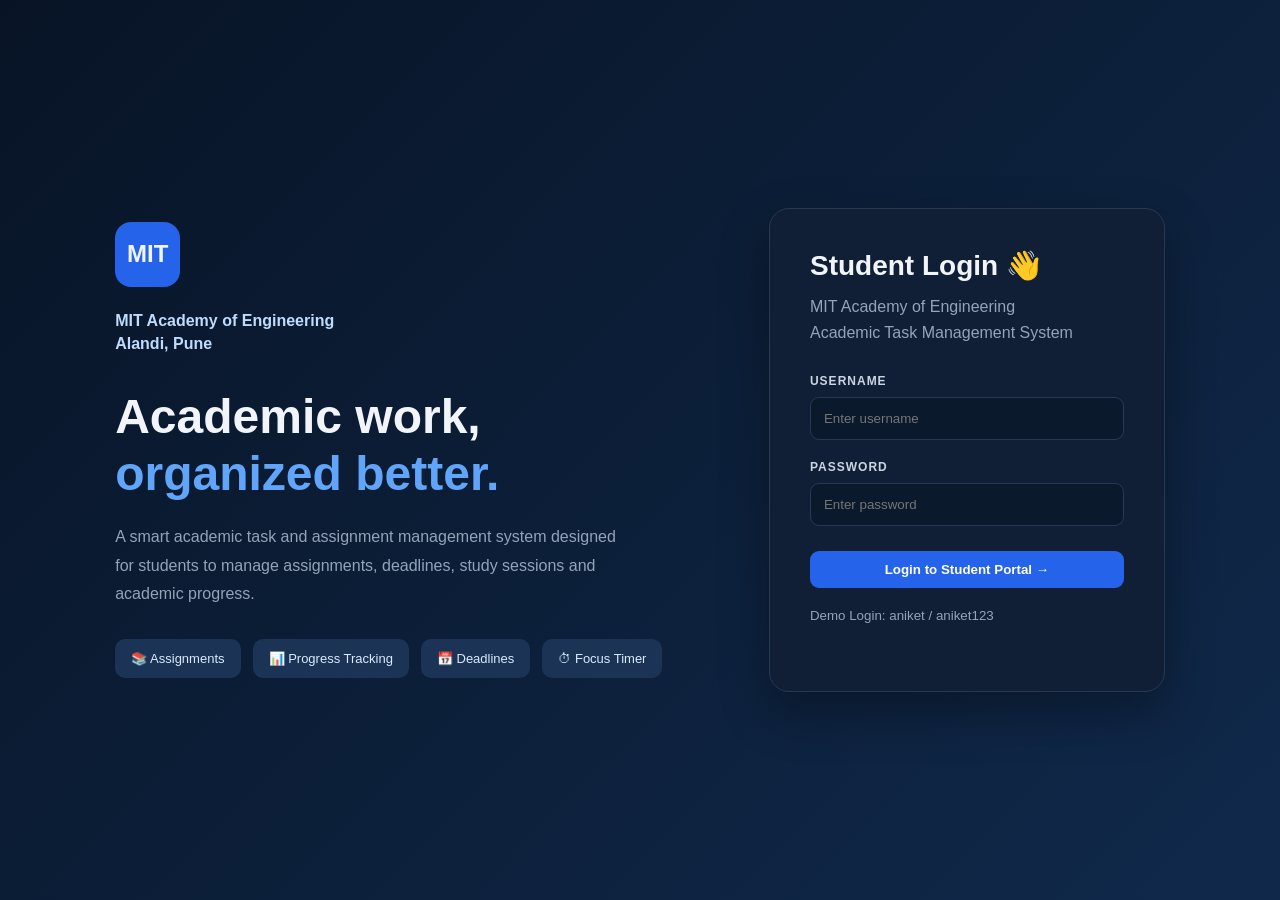
<file: index.html>
<!DOCTYPE html>
<html lang="en">
<head>
    <meta charset="UTF-8">
    <meta name="viewport" content="width=device-width, initial-scale=1.0">
    <title>Student Login | Study Task Manager</title>
    <link rel="stylesheet" href="style.css">
</head>
<body>

<div class="login-page">

    <div class="login-left">

        <div class="logo">MIT</div>

        <h3>MIT Academy of Engineering</h3>
        <h3>Alandi, Pune</h3>

        <h1>
            Academic work,<br>
            <span>organized better.</span>
        </h1>

        <p class="description">
            A smart academic task and assignment management
            system designed for students to manage assignments,
            deadlines, study sessions and academic progress.
        </p>

        <div class="features">
            <span>📚 Assignments</span>
            <span>📊 Progress Tracking</span>
            <span>📅 Deadlines</span>
            <span>⏱ Focus Timer</span>
        </div>

    </div>

    <div class="login-right">

        <h1>Student Login 👋</h1>

        <p>
            MIT Academy of Engineering<br>
            Academic Task Management System
        </p>

        <form onsubmit="loginStudent(event)">

            <label>USERNAME</label>
            <input type="text" id="username"
                   placeholder="Enter username" required>

            <label>PASSWORD</label>
            <input type="password" id="password"
                   placeholder="Enter password" required>

            <button type="submit">
                Login to Student Portal →
            </button>

        </form>

        <small>Demo Login: aniket / aniket123</small>

        <p id="loginError"></p>

    </div>

</div>

<script src="script.js"></script>

</body>
</html>
</file>
<file: style.css>
/* =================================
   MIT STUDY TASK MANAGER
   DARK BLUE THEME
================================= */

* {
    margin: 0;
    padding: 0;
    box-sizing: border-box;
}

:root {
    --bg: #081426;
    --panel: #101f36;
    --panel-light: #172943;
    --blue: #2563eb;
    --blue-light: #3b82f6;
    --text: #f1f5f9;
    --muted: #94a3b8;
    --border: #263954;
    --green: #22c55e;
}

body {
    font-family: Arial, sans-serif;
    background: var(--bg);
    color: var(--text);
}

button, input, select {
    font-family: inherit;
}

/* LOGIN PAGE */

.login-page {
    min-height: 100vh;
    display: grid;
    grid-template-columns: 1.2fr 0.8fr;
    align-items: center;
    gap: 60px;
    padding: 60px 9%;
    background: linear-gradient(135deg, #081426, #10294b);
}

.login-left {
    max-width: 650px;
}

.logo {
    width: 65px;
    height: 65px;
    display: grid;
    place-items: center;
    background: var(--blue);
    border-radius: 16px;
    font-size: 24px;
    font-weight: bold;
    margin-bottom: 25px;
}

.login-left h3 {
    color: #bfdbfe;
    font-size: 16px;
    margin-bottom: 5px;
}

.login-left h1 {
    font-size: 48px;
    line-height: 1.2;
    margin: 35px 0 20px;
}

.login-left h1 span {
    color: #60a5fa;
}

.description {
    color: var(--muted);
    line-height: 1.8;
    max-width: 520px;
}

.features {
    display: flex;
    flex-wrap: wrap;
    gap: 12px;
    margin-top: 30px;
}

.features span {
    background: #1b3455;
    padding: 12px 16px;
    border-radius: 10px;
    color: #dbeafe;
    font-size: 13px;
}

.login-right {
    background: var(--panel);
    border: 1px solid var(--border);
    padding: 40px;
    border-radius: 20px;
    box-shadow: 0 20px 50px #0005;
}

.login-right h1 {
    font-size: 28px;
    margin-bottom: 12px;
}

.login-right > p {
    color: var(--muted);
    line-height: 1.6;
    margin-bottom: 28px;
}

label {
    display: block;
    font-size: 12px;
    font-weight: bold;
    letter-spacing: 1px;
    margin-bottom: 9px;
    color: #cbd5e1;
}

input, select {
    width: 100%;
    padding: 13px;
    background: #0b192c;
    color: white;
    border: 1px solid var(--border);
    border-radius: 9px;
    outline: none;
    margin-bottom: 20px;
}

input:focus, select:focus {
    border-color: var(--blue-light);
}

.login-right button {
    width: 100%;
    margin-top: 5px;
}

.login-right small {
    display: block;
    color: var(--muted);
    margin-top: 20px;
}

#loginError {
    color: #f87171;
    margin-top: 15px;
}

/* BUTTONS */

button {
    background: var(--blue);
    color: white;
    border: none;
    padding: 11px 17px;
    border-radius: 9px;
    cursor: pointer;
    font-weight: bold;
    transition: 0.2s;
}

button:hover {
    background: var(--blue-light);
    transform: translateY(-1px);
}

/* DASHBOARD LAYOUT */

.dashboard-body {
    background: var(--bg);
}

.dashboard-container {
    display: flex;
    min-height: 100vh;
}

/* SIDEBAR */

.sidebar {
    width: 255px;
    min-width: 255px;
    background: #0c1a2e;
    border-right: 1px solid var(--border);
    padding: 25px 18px;
    display: flex;
    flex-direction: column;
}

.brand {
    display: flex;
    align-items: center;
    gap: 12px;
    margin-bottom: 40px;
}

.brand-logo, .profile-logo {
    width: 45px;
    height: 45px;
    background: var(--blue);
    border-radius: 12px;
    display: grid;
    place-items: center;
    font-weight: bold;
}

.brand h3 {
    font-size: 16px;
}

.brand small {
    color: var(--muted);
}

.menu-heading {
    color: #64748b;
    font-size: 11px;
    font-weight: bold;
    letter-spacing: 1px;
    margin: 20px 10px 12px;
}

.sidebar nav {
    display: flex;
    flex-direction: column;
    gap: 7px;
}

.sidebar nav a {
    text-decoration: none;
    color: #aabbd0;
    padding: 13px;
    border-radius: 9px;
    font-size: 14px;
    transition: 0.2s;
}

.sidebar nav a:hover,
.sidebar nav a.active {
    background: #1d3b65;
    color: white;
}

.logout-btn {
    margin-top: auto;
    background: #25334a;
    width: 100%;
}

.logout-btn:hover {
    background: #b91c1c;
}

/* MAIN CONTENT */

.dashboard-main {
    flex: 1;
    min-width: 0;
    padding: 25px 35px;
}

.topbar {
    display: flex;
    justify-content: space-between;
    align-items: center;
    gap: 20px;
    margin-bottom: 35px;
}

.topbar input {
    max-width: 350px;
    margin: 0;
}

.student-profile {
    display: flex;
    align-items: center;
    gap: 14px;
}

.student-profile small {
    display: block;
    color: var(--muted);
    margin-top: 5px;
}

.profile-logo {
    border-radius: 50%;
}

/* WELCOME */

.welcome-section {
    display: flex;
    justify-content: space-between;
    align-items: center;
    gap: 20px;
    margin-bottom: 30px;
}

.welcome-section p {
    color: #60a5fa;
    font-size: 12px;
    letter-spacing: 1px;
    margin-bottom: 12px;
}

.welcome-section h1 {
    font-size: 28px;
    margin-bottom: 9px;
}

.welcome-section small {
    color: var(--muted);
}

/* STATISTICS */

.stats-grid {
    display: grid;
    grid-template-columns: repeat(4, 1fr);
    gap: 18px;
    margin-bottom: 25px;
}

.stat-card {
    background: var(--panel);
    border: 1px solid var(--border);
    padding: 22px;
    border-radius: 15px;
}

.stat-card span {
    font-size: 23px;
}

.stat-card small {
    display: block;
    color: var(--muted);
    font-size: 11px;
    margin-top: 15px;
}

.stat-card h2 {
    font-size: 30px;
    margin: 10px 0;
}

.stat-card p {
    color: var(--muted);
    font-size: 12px;
}

/* DASHBOARD GRIDS */

.middle-grid, .bottom-grid {
    display: grid;
    grid-template-columns: 1.4fr 1fr;
    gap: 20px;
    margin-bottom: 25px;
}

.dashboard-card {
    background: var(--panel);
    border: 1px solid var(--border);
    padding: 25px;
    border-radius: 15px;
    min-width: 0;
}

.dashboard-card h3 {
    font-size: 19px;
    margin-bottom: 8px;
}

.dashboard-card > small,
.dashboard-card > p {
    color: var(--muted);
}

/* CHART */

.chart {
    height: 180px;
    display: flex;
    align-items: end;
    justify-content: space-around;
    gap: 15px;
    margin-top: 25px;
    border-bottom: 1px solid var(--border);
}

.chart div {
    width: 9%;
    background: linear-gradient(to top, #1d4ed8, #60a5fa);
    border-radius: 7px 7px 0 0;
}

.days {
    display: flex;
    justify-content: space-around;
    margin-top: 12px;
    color: var(--muted);
    font-size: 10px;
}

/* TIMER */

.timer {
    text-align: center;
    padding: 25px 0;
}

.timer h1 {
    font-size: 48px;
    color: #60a5fa;
    margin-bottom: 8px;
}

.timer small {
    color: var(--muted);
    letter-spacing: 2px;
}

#focus {
    text-align: center;
}

#focus h3, #focus > small {
    text-align: left;
    display: block;
}

#focus button {
    margin: 5px;
}

/* COURSE PROGRESS */

.course {
    margin-top: 20px;
}

.course p {
    display: flex;
    justify-content: space-between;
    font-size: 13px;
    margin-bottom: 9px;
}

.course span {
    color: #60a5fa;
}

.progress {
    width: 100%;
    height: 8px;
    background: #263954;
    border-radius: 20px;
    overflow: hidden;
}

.progress div {
    height: 100%;
    background: linear-gradient(90deg, #2563eb, #60a5fa);
    border-radius: 20px;
}

/* ASSIGNMENTS */

#assignmentList {
    margin-top: 20px;
}

.empty-message {
    color: var(--muted);
    padding: 20px 0;
}

.task {
    background: var(--panel-light);
}

.task p {
    color: var(--muted);
    margin-top: 7px;
    font-size: 13px;
}

.task button {
    margin: 4px;
    font-size: 12px;
}

/* CALENDAR, SUBJECTS, ANALYTICS, SETTINGS */

#calendar, #subjects, #analytics, #settings {
    margin-top: 25px;
}

#calendarList, #subjectsList {
    margin-top: 18px;
    color: #cbd5e1;
}

#calendarList p, #subjectsList p {
    padding: 12px;
    background: var(--panel-light);
    border-radius: 9px;
    margin-top: 9px;
}

#subjectsList button {
    margin-left: 10px;
    padding: 7px 12px;
}

#analytics h2 {
    color: #60a5fa;
    margin-top: 18px;
}

#analytics .progress {
    margin-top: 15px;
    height: 12px;
}

#settings input, #settings select {
    max-width: 400px;
    margin-top: 10px;
}

#settingsMessage {
    color: var(--green);
    margin-top: 15px;
}

/* RESPONSIVE DESIGN */

@media (max-width: 1050px) {
    .stats-grid {
        grid-template-columns: repeat(2, 1fr);
    }

    .login-page {
        padding: 40px;
        gap: 30px;
    }
}

@media (max-width: 750px) {
    .login-page {
        grid-template-columns: 1fr;
        padding: 25px;
    }

    .login-left h1 {
        font-size: 36px;
    }

    .dashboard-container {
        flex-direction: column;
    }

    .sidebar {
        width: 100%;
        min-width: 0;
    }

    .sidebar nav {
        flex-direction: row;
        flex-wrap: wrap;
    }

    .sidebar nav a {
        font-size: 12px;
        padding: 10px;
    }

    .logout-btn {
        margin-top: 20px;
    }

    .dashboard-main {
        padding: 20px;
    }

    .middle-grid, .bottom-grid {
        grid-template-columns: 1fr;
    }

    .welcome-section {
        align-items: flex-start;
        flex-direction: column;
    }

    .topbar {
        flex-direction: column;
        align-items: stretch;
    }

    .topbar input {
        max-width: 100%;
    }
}

@media (max-width: 450px) {
    .stats-grid {
        grid-template-columns: 1fr 1fr;
    }

    .stat-card {
        padding: 15px;
    }

    .stat-card h2 {
        font-size: 24px;
    }

    .login-right {
        padding: 25px;
    }
}
</file>
